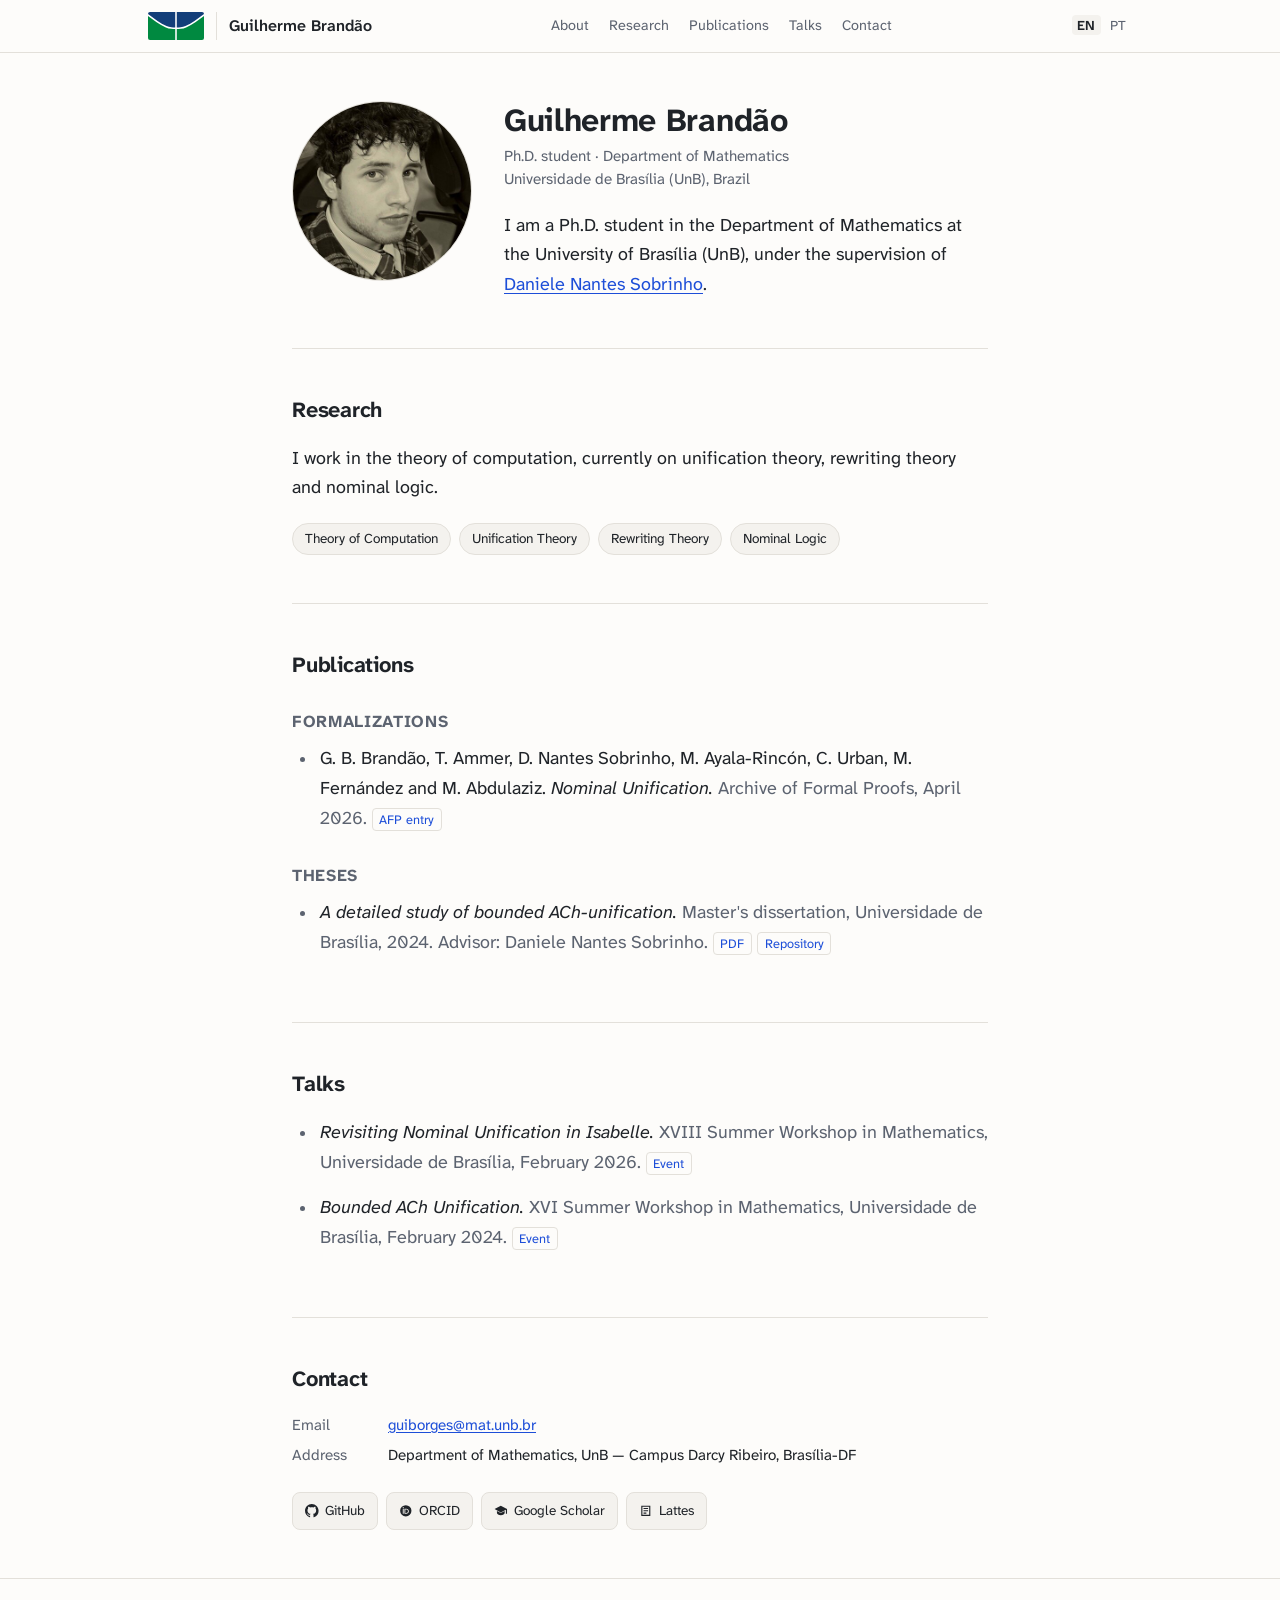
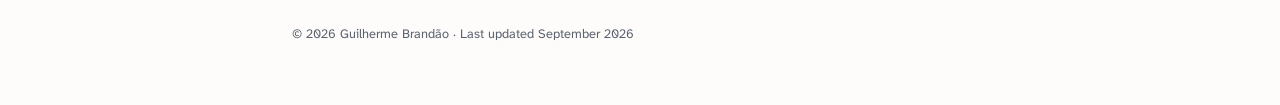
<file: index.html>
<!DOCTYPE html>
<html lang="en">
<head>
  <meta charset="utf-8">
  <meta name="viewport" content="width=device-width, initial-scale=1">
  <title>Guilherme Brandão — Mathematics, UnB</title>
  <meta name="description" content="Guilherme Brandão — Ph.D. student, Department of Mathematics, Universidade de Brasília. Research, publications and contact.">
  <meta name="author" content="Guilherme Brandão">

  <link rel="canonical" href="https://guibrandao.github.io/">
  <link rel="alternate" hreflang="en" href="https://guibrandao.github.io/">
  <link rel="alternate" hreflang="pt-BR" href="https://guibrandao.github.io/pt/">
  <link rel="alternate" hreflang="x-default" href="https://guibrandao.github.io/">

  <meta property="og:type" content="profile">
  <meta property="og:title" content="Guilherme Brandão — Mathematics, UnB">
  <meta property="og:description" content="Research, publications and contact.">
  <meta property="og:url" content="https://guibrandao.github.io/">
  <meta property="og:locale" content="en_US">
  <meta property="og:locale:alternate" content="pt_BR">

  <link rel="icon" href="favicon.svg" type="image/svg+xml">

  <link rel="preconnect" href="https://fonts.googleapis.com">
  <link rel="preconnect" href="https://fonts.gstatic.com" crossorigin>
  <link href="https://fonts.googleapis.com/css2?family=Atkinson+Hyperlegible+Next:ital,wght@0,400;0,600;0,700;1,400&display=swap" rel="stylesheet">
  <link rel="stylesheet" href="assets/css/style.css">
</head>
<body>
  <a class="skip-link" href="#main">Skip to content</a>

  <header class="site-header">
    <div class="container">
      <div class="brand">
        <a class="unb-logo" href="https://www.unb.br/" title="Universidade de Brasília">
          <img src="assets/img/unb-logo.svg" alt="Universidade de Brasília" width="56" height="28">
        </a>
        <a class="site-name" href="#about">Guilherme Brandão</a>
      </div>
      <nav class="site-nav" aria-label="Main">
        <ul>
          <li><a href="#about">About</a></li>
          <li><a href="#research">Research</a></li>
          <li><a href="#publications">Publications</a></li>
          <li><a href="#talks">Talks</a></li>
          <li><a href="#contact">Contact</a></li>
        </ul>
      </nav>
      <div class="lang-switch" aria-label="Language">
        <span aria-current="true" lang="en">EN</span>
        <a href="pt/" hreflang="pt-BR" lang="pt-BR">PT</a>
      </div>
    </div>
  </header>

  <main id="main" class="container">

    <!-- ===================== ABOUT ===================== -->
    <section id="about" class="about" aria-labelledby="about-heading">
      <img src="assets/img/photo.jpg" alt="Photo of Guilherme Brandão" width="180" height="180">
      <div class="bio">
        <h1 id="about-heading">Guilherme Brandão</h1>
        <p class="position">
          Ph.D. student · Department of Mathematics<br>
          Universidade de Brasília (UnB), Brazil
        </p>
        <p>
          I am a Ph.D. student in the Department of Mathematics at the University of Brasília (UnB),
          under the supervision of <a href="https://mat.unb.br/~dnantes/">Daniele Nantes Sobrinho</a>.
        </p>
      </div>
    </section>

    <!-- ===================== RESEARCH ===================== -->
    <section id="research" aria-labelledby="research-heading">
      <h2 id="research-heading">Research</h2>
      <p>
        I work in the theory of computation, currently on unification theory, rewriting theory
        and nominal logic.
      </p>
      <ul class="interests" aria-label="Research interests">
        <li>Theory of Computation</li>
        <li>Unification Theory</li>
        <li>Rewriting Theory</li>
        <li>Nominal Logic</li>
      </ul>
    </section>

    <!-- ===================== PUBLICATIONS ===================== -->
    <!-- Keep this block identical in pt/index.html (only headings are translated). -->
    <section id="publications" aria-labelledby="publications-heading">
      <h2 id="publications-heading">Publications</h2>

      <h3>Formalizations</h3>
      <ul class="pubs">
        <li>
          G. B. Brandão, T. Ammer, D. Nantes Sobrinho, M. Ayala-Rincón, C. Urban, M. Fernández and M. Abdulaziz.
          <span class="pub-title">Nominal Unification.</span>
          <span class="pub-venue">Archive of Formal Proofs, April 2026.</span>
          <span class="pub-links"><a href="https://isa-afp.org/entries/Nominal_Unification.html">AFP entry</a></span>
        </li>
      </ul>

      <!-- To add papers later, copy this pattern above the formalizations:
      <h3>Papers</h3>
      <ol class="pubs" reversed>
        <li>
          Authors.
          <span class="pub-title">Title.</span>
          <span class="pub-venue">Venue, Year.</span>
          <span class="pub-links"><a href="https://doi.org/...">DOI</a><a href="https://arxiv.org/abs/...">arXiv</a></span>
        </li>
      </ol>
      -->

      <h3>Theses</h3>
      <ul class="pubs">
        <li>
          <span class="pub-title">A detailed study of bounded ACh-unification.</span>
          <span class="pub-venue">Master's dissertation, Universidade de Brasília, 2024. Advisor: Daniele Nantes Sobrinho.</span>
          <span class="pub-links"><a href="https://repositorio.unb.br/bitstream/10482/49595/1/GuilhermeBorgesBrandao_DISSERT.pdf">PDF</a><a href="https://repositorio.unb.br/handle/10482/49595">Repository</a></span>
        </li>
      </ul>
    </section>

    <!-- ===================== TALKS ===================== -->
    <!-- Keep the entries identical on both pages; newest first. -->
    <section id="talks" aria-labelledby="talks-heading">
      <h2 id="talks-heading">Talks</h2>
      <ul class="pubs">
        <li>
          <span class="pub-title">Revisiting Nominal Unification in Isabelle.</span>
          <span class="pub-venue">XVIII Summer Workshop in Mathematics, Universidade de Brasília, February 2026.</span>
          <span class="pub-links"><a href="https://sites.google.com/view/xviii-workshop-mat-unb/home">Event</a></span>
        </li>
        <li>
          <span class="pub-title">Bounded ACh Unification.</span>
          <span class="pub-venue">XVI Summer Workshop in Mathematics, Universidade de Brasília, February 2024.</span>
          <span class="pub-links"><a href="https://mat.unb.br/verao2024/verao.html">Event</a></span>
        </li>
      </ul>
    </section>

    <!-- ===================== CONTACT ===================== -->
    <section id="contact" aria-labelledby="contact-heading">
      <h2 id="contact-heading">Contact</h2>

      <ul class="contact-list">
        <li>
          <span class="label">Email</span><a class="email" data-user="guiborges" data-domain="mat.unb.br" href="#contact">guiborges [at] mat.unb.br</a>
        </li>
        <li><span class="label">Address</span>Department of Mathematics, UnB — Campus Darcy Ribeiro, Brasília-DF</li>
      </ul>

      <ul class="profiles" aria-label="Online profiles">
        <li><a href="https://github.com/guibrandao">
          <svg viewBox="0 0 16 16" aria-hidden="true"><path d="M8 0C3.58 0 0 3.58 0 8c0 3.54 2.29 6.53 5.47 7.59.4.07.55-.17.55-.38 0-.19-.01-.82-.01-1.49-2.01.37-2.53-.49-2.69-.94-.09-.23-.48-.94-.82-1.13-.28-.15-.68-.52-.01-.53.63-.01 1.08.58 1.23.82.72 1.21 1.87.87 2.33.66.07-.52.28-.87.51-1.07-1.78-.2-3.64-.89-3.64-3.95 0-.87.31-1.59.82-2.15-.08-.2-.36-1.02.08-2.12 0 0 .67-.21 2.2.82.64-.18 1.32-.27 2-.27.68 0 1.36.09 2 .27 1.53-1.04 2.2-.82 2.2-.82.44 1.1.16 1.92.08 2.12.51.56.82 1.27.82 2.15 0 3.07-1.87 3.75-3.65 3.95.29.25.54.73.54 1.48 0 1.07-.01 1.93-.01 2.2 0 .21.15.46.55.38A8.013 8.013 0 0016 8c0-4.42-3.58-8-8-8z"/></svg>
          GitHub</a></li>
        <li><a href="https://orcid.org/0009-0003-3784-0708">
          <svg viewBox="0 0 24 24" aria-hidden="true"><path d="M12 2a10 10 0 100 20 10 10 0 000-20zM8.3 17.3H6.7V8.4h1.6v8.9zM7.5 7.3a1 1 0 110-2 1 1 0 010 2zm9.9 5.5c0 2.6-1.9 4.5-4.6 4.5h-3.2V8.4h3.2c2.7 0 4.6 1.9 4.6 4.4zm-1.6 0c0-1.8-1.2-3-3.1-3h-1.5v6h1.5c1.9 0 3.1-1.2 3.1-3z"/></svg>
          ORCID</a></li>
        <li><a href="https://scholar.google.com/citations?user=KdAXtk4AAAAJ">
          <svg viewBox="0 0 24 24" aria-hidden="true"><path d="M12 3L1 9l11 6 9-4.9V17h2V9L12 3zm-6.8 9.3V16c0 1.9 3 4 6.8 4s6.8-2.1 6.8-4v-3.7L12 16l-6.8-3.7z"/></svg>
          Google Scholar</a></li>
        <li><a href="https://lattes.cnpq.br/2751389302767059">
          <svg viewBox="0 0 24 24" aria-hidden="true"><path d="M4 3h16v18H4V3zm2 2v14h12V5H6zm2 2h8v2H8V7zm0 4h8v2H8v-2zm0 4h5v2H8v-2z"/></svg>
          Lattes</a></li>
      </ul>
    </section>

  </main>

  <footer class="site-footer">
    <div class="container">
      <!-- TODO: update this date when you edit the page -->
      <p>© 2026 Guilherme Brandão · Last updated September 2026</p>
    </div>
  </footer>

  <script>
    // Build the mailto link at runtime so the address isn't in the HTML as plain text.
    document.querySelectorAll("a.email").forEach(function (a) {
      var addr = a.dataset.user + "@" + a.dataset.domain;
      a.href = "mailto:" + addr;
      a.textContent = addr;
    });
  </script>
</body>
</html>
</file>
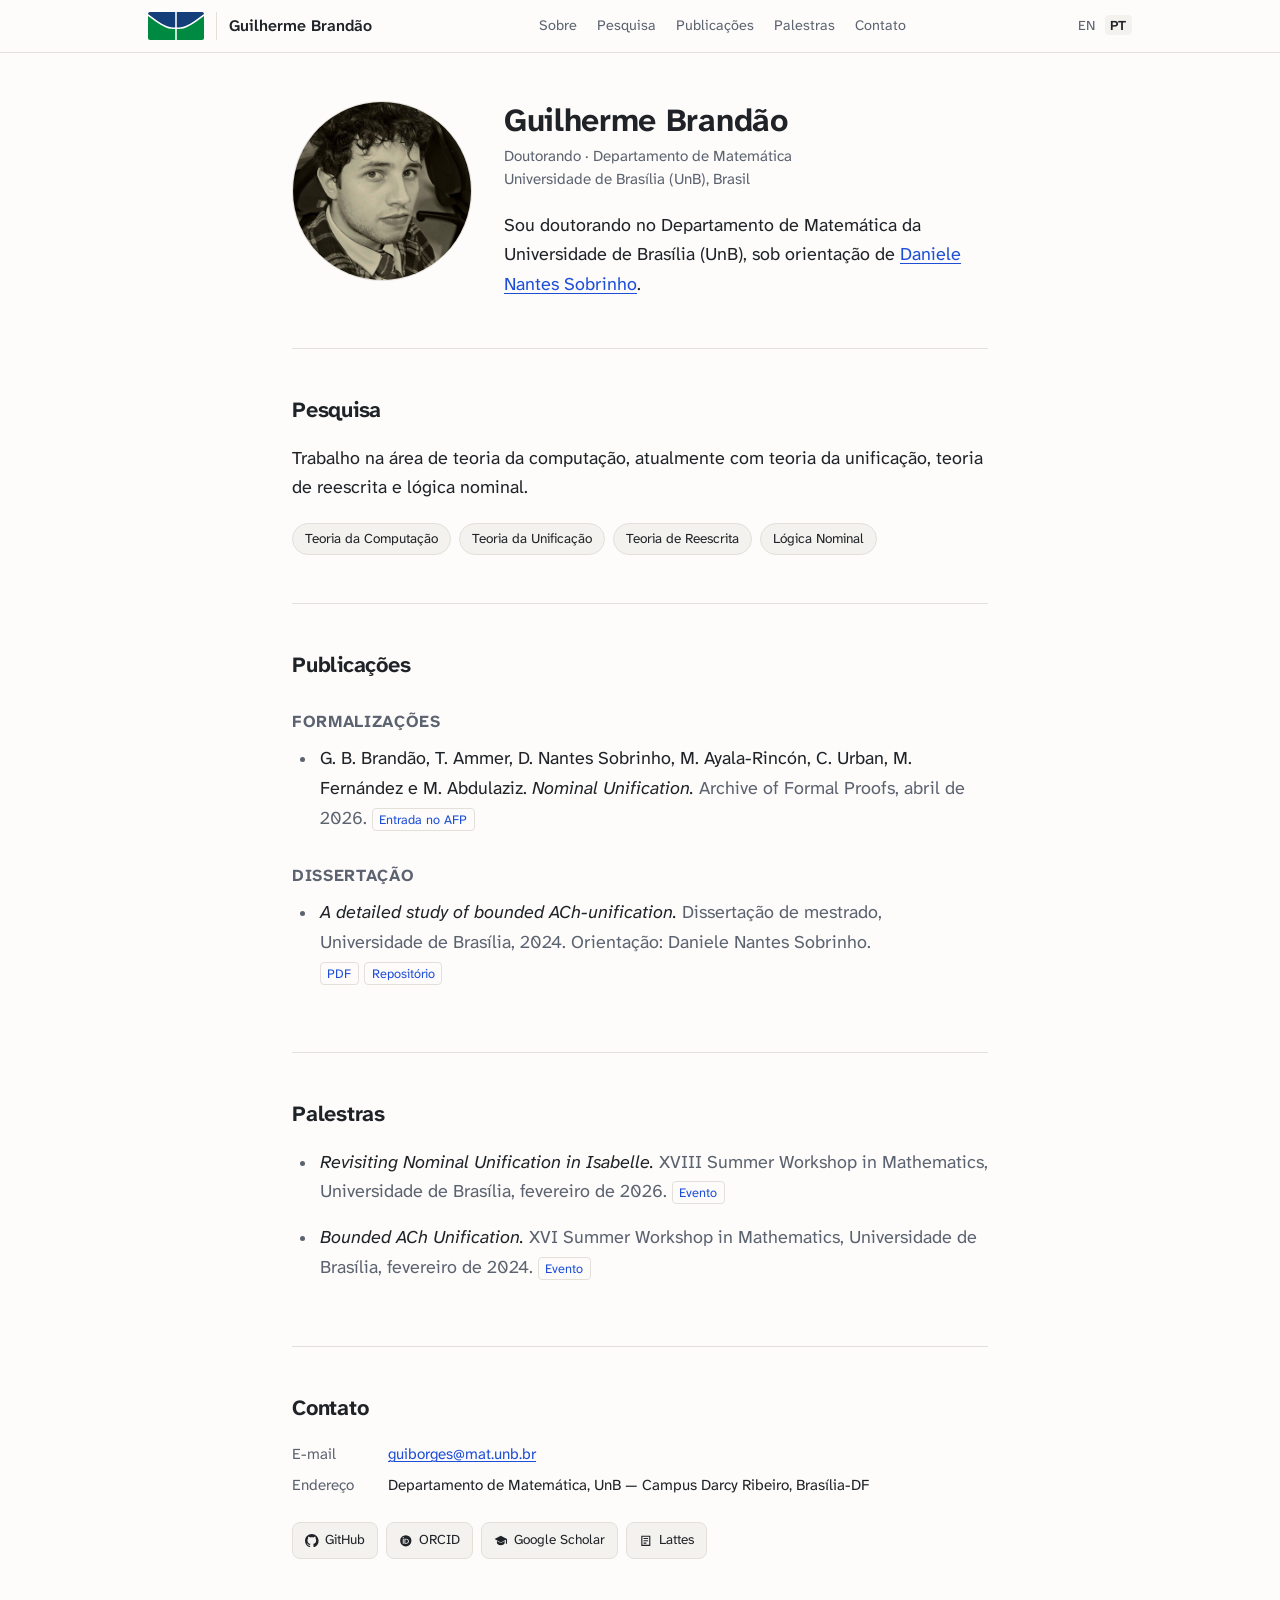
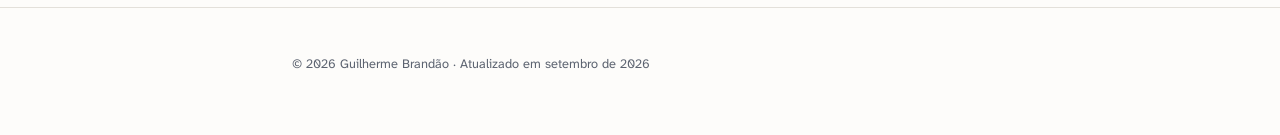
<file: pt/index.html>
<!DOCTYPE html>
<html lang="pt-BR">
<head>
  <meta charset="utf-8">
  <meta name="viewport" content="width=device-width, initial-scale=1">
  <title>Guilherme Brandão — Matemática, UnB</title>
  <meta name="description" content="Guilherme Brandão — Doutorando, Departamento de Matemática, Universidade de Brasília. Pesquisa, publicações e contato.">
  <meta name="author" content="Guilherme Brandão">

  <link rel="canonical" href="https://guibrandao.github.io/pt/">
  <link rel="alternate" hreflang="en" href="https://guibrandao.github.io/">
  <link rel="alternate" hreflang="pt-BR" href="https://guibrandao.github.io/pt/">
  <link rel="alternate" hreflang="x-default" href="https://guibrandao.github.io/">

  <meta property="og:type" content="profile">
  <meta property="og:title" content="Guilherme Brandão — Matemática, UnB">
  <meta property="og:description" content="Pesquisa, publicações e contato.">
  <meta property="og:url" content="https://guibrandao.github.io/pt/">
  <meta property="og:locale" content="pt_BR">
  <meta property="og:locale:alternate" content="en_US">

  <link rel="icon" href="../favicon.svg" type="image/svg+xml">

  <link rel="preconnect" href="https://fonts.googleapis.com">
  <link rel="preconnect" href="https://fonts.gstatic.com" crossorigin>
  <link href="https://fonts.googleapis.com/css2?family=Atkinson+Hyperlegible+Next:ital,wght@0,400;0,600;0,700;1,400&display=swap" rel="stylesheet">
  <link rel="stylesheet" href="../assets/css/style.css">
</head>
<body>
  <a class="skip-link" href="#main">Pular para o conteúdo</a>

  <header class="site-header">
    <div class="container">
      <div class="brand">
        <a class="unb-logo" href="https://www.unb.br/" title="Universidade de Brasília">
          <img src="../assets/img/unb-logo.svg" alt="Universidade de Brasília" width="56" height="28">
        </a>
        <a class="site-name" href="#about">Guilherme Brandão</a>
      </div>
      <nav class="site-nav" aria-label="Principal">
        <ul>
          <li><a href="#about">Sobre</a></li>
          <li><a href="#research">Pesquisa</a></li>
          <li><a href="#publications">Publicações</a></li>
          <li><a href="#talks">Palestras</a></li>
          <li><a href="#contact">Contato</a></li>
        </ul>
      </nav>
      <div class="lang-switch" aria-label="Idioma">
        <a href="../" hreflang="en" lang="en">EN</a>
        <span aria-current="true" lang="pt-BR">PT</span>
      </div>
    </div>
  </header>

  <main id="main" class="container">

    <!-- ===================== ABOUT ===================== -->
    <section id="about" class="about" aria-labelledby="about-heading">
      <img src="../assets/img/photo.jpg" alt="Foto de Guilherme Brandão" width="180" height="180">
      <div class="bio">
        <h1 id="about-heading">Guilherme Brandão</h1>
        <p class="position">
          Doutorando · Departamento de Matemática<br>
          Universidade de Brasília (UnB), Brasil
        </p>
        <p>
          Sou doutorando no Departamento de Matemática da Universidade de Brasília (UnB),
          sob orientação de <a href="https://mat.unb.br/~dnantes/">Daniele Nantes Sobrinho</a>.
        </p>
      </div>
    </section>

    <!-- ===================== RESEARCH ===================== -->
    <section id="research" aria-labelledby="research-heading">
      <h2 id="research-heading">Pesquisa</h2>
      <p>
        Trabalho na área de teoria da computação, atualmente com teoria da unificação, teoria de
        reescrita e lógica nominal.
      </p>
      <ul class="interests" aria-label="Interesses de pesquisa">
        <li>Teoria da Computação</li>
        <li>Teoria da Unificação</li>
        <li>Teoria de Reescrita</li>
        <li>Lógica Nominal</li>
      </ul>
    </section>

    <!-- ===================== PUBLICATIONS ===================== -->
    <!-- Keep this block identical in ../index.html (only headings are translated). -->
    <section id="publications" aria-labelledby="publications-heading">
      <h2 id="publications-heading">Publicações</h2>

      <h3>Formalizações</h3>
      <ul class="pubs">
        <li>
          G. B. Brandão, T. Ammer, D. Nantes Sobrinho, M. Ayala-Rincón, C. Urban, M. Fernández e M. Abdulaziz.
          <span class="pub-title">Nominal Unification.</span>
          <span class="pub-venue">Archive of Formal Proofs, abril de 2026.</span>
          <span class="pub-links"><a href="https://isa-afp.org/entries/Nominal_Unification.html">Entrada no AFP</a></span>
        </li>
      </ul>

      <!-- To add papers later, copy this pattern above the formalizations:
      <h3>Papers</h3>
      <ol class="pubs" reversed>
        <li>
          Authors.
          <span class="pub-title">Title.</span>
          <span class="pub-venue">Venue, Year.</span>
          <span class="pub-links"><a href="https://doi.org/...">DOI</a><a href="https://arxiv.org/abs/...">arXiv</a></span>
        </li>
      </ol>
      -->

      <h3>Dissertação</h3>
      <ul class="pubs">
        <li>
          <span class="pub-title">A detailed study of bounded ACh-unification.</span>
          <span class="pub-venue">Dissertação de mestrado, Universidade de Brasília, 2024. Orientação: Daniele Nantes Sobrinho.</span>
          <span class="pub-links"><a href="https://repositorio.unb.br/bitstream/10482/49595/1/GuilhermeBorgesBrandao_DISSERT.pdf">PDF</a><a href="https://repositorio.unb.br/handle/10482/49595">Repositório</a></span>
        </li>
      </ul>
    </section>

    <!-- ===================== TALKS ===================== -->
    <!-- Keep the entries identical on both pages; newest first. -->
    <section id="talks" aria-labelledby="talks-heading">
      <h2 id="talks-heading">Palestras</h2>
      <ul class="pubs">
        <li>
          <span class="pub-title">Revisiting Nominal Unification in Isabelle.</span>
          <span class="pub-venue">XVIII Summer Workshop in Mathematics, Universidade de Brasília, fevereiro de 2026.</span>
          <span class="pub-links"><a href="https://sites.google.com/view/xviii-workshop-mat-unb/home">Evento</a></span>
        </li>
        <li>
          <span class="pub-title">Bounded ACh Unification.</span>
          <span class="pub-venue">XVI Summer Workshop in Mathematics, Universidade de Brasília, fevereiro de 2024.</span>
          <span class="pub-links"><a href="https://mat.unb.br/verao2024/verao.html">Evento</a></span>
        </li>
      </ul>
    </section>

    <!-- ===================== CONTACT ===================== -->
    <section id="contact" aria-labelledby="contact-heading">
      <h2 id="contact-heading">Contato</h2>

      <ul class="contact-list">
        <li>
          <span class="label">E-mail</span><a class="email" data-user="guiborges" data-domain="mat.unb.br" href="#contact">guiborges [arroba] mat.unb.br</a>
        </li>
        <li><span class="label">Endereço</span>Departamento de Matemática, UnB — Campus Darcy Ribeiro, Brasília-DF</li>
      </ul>

      <ul class="profiles" aria-label="Perfis online">
        <li><a href="https://github.com/guibrandao">
          <svg viewBox="0 0 16 16" aria-hidden="true"><path d="M8 0C3.58 0 0 3.58 0 8c0 3.54 2.29 6.53 5.47 7.59.4.07.55-.17.55-.38 0-.19-.01-.82-.01-1.49-2.01.37-2.53-.49-2.69-.94-.09-.23-.48-.94-.82-1.13-.28-.15-.68-.52-.01-.53.63-.01 1.08.58 1.23.82.72 1.21 1.87.87 2.33.66.07-.52.28-.87.51-1.07-1.78-.2-3.64-.89-3.64-3.95 0-.87.31-1.59.82-2.15-.08-.2-.36-1.02.08-2.12 0 0 .67-.21 2.2.82.64-.18 1.32-.27 2-.27.68 0 1.36.09 2 .27 1.53-1.04 2.2-.82 2.2-.82.44 1.1.16 1.92.08 2.12.51.56.82 1.27.82 2.15 0 3.07-1.87 3.75-3.65 3.95.29.25.54.73.54 1.48 0 1.07-.01 1.93-.01 2.2 0 .21.15.46.55.38A8.013 8.013 0 0016 8c0-4.42-3.58-8-8-8z"/></svg>
          GitHub</a></li>
        <li><a href="https://orcid.org/0009-0003-3784-0708">
          <svg viewBox="0 0 24 24" aria-hidden="true"><path d="M12 2a10 10 0 100 20 10 10 0 000-20zM8.3 17.3H6.7V8.4h1.6v8.9zM7.5 7.3a1 1 0 110-2 1 1 0 010 2zm9.9 5.5c0 2.6-1.9 4.5-4.6 4.5h-3.2V8.4h3.2c2.7 0 4.6 1.9 4.6 4.4zm-1.6 0c0-1.8-1.2-3-3.1-3h-1.5v6h1.5c1.9 0 3.1-1.2 3.1-3z"/></svg>
          ORCID</a></li>
        <li><a href="https://scholar.google.com/citations?user=KdAXtk4AAAAJ">
          <svg viewBox="0 0 24 24" aria-hidden="true"><path d="M12 3L1 9l11 6 9-4.9V17h2V9L12 3zm-6.8 9.3V16c0 1.9 3 4 6.8 4s6.8-2.1 6.8-4v-3.7L12 16l-6.8-3.7z"/></svg>
          Google Scholar</a></li>
        <li><a href="https://lattes.cnpq.br/2751389302767059">
          <svg viewBox="0 0 24 24" aria-hidden="true"><path d="M4 3h16v18H4V3zm2 2v14h12V5H6zm2 2h8v2H8V7zm0 4h8v2H8v-2zm0 4h5v2H8v-2z"/></svg>
          Lattes</a></li>
      </ul>
    </section>

  </main>

  <footer class="site-footer">
    <div class="container">
      <!-- TODO: update this date when you edit the page -->
      <p>© 2026 Guilherme Brandão · Atualizado em setembro de 2026</p>
    </div>
  </footer>

  <script>
    // Build the mailto link at runtime so the address isn't in the HTML as plain text.
    document.querySelectorAll("a.email").forEach(function (a) {
      var addr = a.dataset.user + "@" + a.dataset.domain;
      a.href = "mailto:" + addr;
      a.textContent = addr;
    });
  </script>
</body>
</html>
</file>
<file: assets/css/style.css>
/* ==========================================================================
   Academic homepage — shared stylesheet (EN + PT)
   ========================================================================== */

:root {
  --bg: #fdfcfa;
  --surface: #f4f2ee;
  --text: #1f2328;
  --muted: #5c6370;
  --accent: #1d4ed8;
  --accent-hover: #1e3a8a;
  --border: #e3e0da;

  /* Atkinson Hyperlegible Next (Braille Institute), designed for low-vision readers */
  --font-body: "Atkinson Hyperlegible Next", "Atkinson Hyperlegible", system-ui, -apple-system, "Segoe UI", Roboto, sans-serif;
  --font-ui: var(--font-body);

  --measure: 46rem;
  --radius: 8px;
}

@media (prefers-color-scheme: dark) {
  :root {
    --bg: #15171a;
    --surface: #1e2125;
    --text: #e6e6e6;
    --muted: #a0a7b1;
    --accent: #7aa2ff;
    --accent-hover: #a9c2ff;
    --border: #2c3036;
  }
}

*,
*::before,
*::after {
  box-sizing: border-box;
}

html {
  scroll-behavior: smooth;
  scroll-padding-top: 5rem;
}

@media (prefers-reduced-motion: reduce) {
  html { scroll-behavior: auto; }
}

body {
  margin: 0;
  background: var(--bg);
  color: var(--text);
  font-family: var(--font-body);
  font-size: 1.125rem;
  line-height: 1.65;
  -webkit-font-smoothing: antialiased;
}

a {
  color: var(--accent);
  text-decoration-thickness: 1px;
  text-underline-offset: 0.15em;
}

a:hover { color: var(--accent-hover); }

:focus-visible {
  outline: 2px solid var(--accent);
  outline-offset: 2px;
  border-radius: 2px;
}

.skip-link {
  position: absolute;
  left: -9999px;
  top: 0;
  padding: 0.5rem 1rem;
  background: var(--accent);
  color: var(--bg);
  font-family: var(--font-ui);
  z-index: 100;
}

.skip-link:focus { left: 1rem; top: 1rem; }

.container {
  max-width: var(--measure);
  margin: 0 auto;
  padding: 0 1.25rem;
}

/* ---------- Header / nav ---------- */

.site-header {
  position: sticky;
  top: 0;
  z-index: 10;
  background: color-mix(in srgb, var(--bg) 90%, transparent);
  backdrop-filter: blur(8px);
  border-bottom: 1px solid var(--border);
  font-family: var(--font-ui);
}

.site-header .container {
  max-width: 64rem;
  display: flex;
  flex-wrap: wrap;
  align-items: center;
  justify-content: space-between;
  gap: 0.5rem 1.5rem;
  padding-top: 0.75rem;
  padding-bottom: 0.75rem;
}

.brand {
  display: flex;
  align-items: center;
  gap: 0.75rem;
}

.unb-logo {
  display: flex;
  padding-right: 0.75rem;
  border-right: 1px solid var(--border);
}

.unb-logo img {
  display: block;
  width: 56px;
  height: 28px;
  border-radius: 2px;
}

.site-name {
  font-weight: 600;
  font-size: 1rem;
  color: var(--text);
  text-decoration: none;
}

.site-nav ul {
  display: flex;
  flex-wrap: wrap;
  gap: 0.25rem 1.25rem;
  margin: 0;
  padding: 0;
  list-style: none;
  font-size: 0.9rem;
}

.site-nav a {
  color: var(--muted);
  text-decoration: none;
}

.site-nav a:hover { color: var(--text); }

.lang-switch {
  font-size: 0.85rem;
  color: var(--muted);
}

.lang-switch a,
.lang-switch span {
  padding: 0.1rem 0.35rem;
  border-radius: 4px;
  text-decoration: none;
}

.lang-switch a { color: var(--muted); }
.lang-switch a:hover { color: var(--text); }

.lang-switch [aria-current] {
  color: var(--text);
  font-weight: 600;
  background: var(--surface);
}

/* ---------- Sections ---------- */

main section {
  padding: 3rem 0;
  border-bottom: 1px solid var(--border);
}

main section:last-child { border-bottom: 0; }

h1, h2, h3 {
  font-family: var(--font-ui);
  line-height: 1.25;
  letter-spacing: -0.01em;
}

h1 {
  font-size: 2rem;
  margin: 0 0 0.25rem;
}

h2 {
  font-size: 1.35rem;
  margin: 0 0 1.25rem;
}

h3 {
  font-size: 1.05rem;
  margin: 2rem 0 0.75rem;
  color: var(--muted);
  text-transform: uppercase;
  letter-spacing: 0.04em;
}

/* ---------- About ---------- */

.about {
  display: grid;
  grid-template-columns: 180px 1fr;
  gap: 2rem;
  align-items: start;
}

.about img {
  width: 180px;
  height: 180px;
  object-fit: cover;
  border-radius: 50%;
  background: var(--surface);
  border: 1px solid var(--border);
}

.position {
  margin: 0 0 1.25rem;
  font-family: var(--font-ui);
  font-size: 0.95rem;
  color: var(--muted);
  line-height: 1.5;
}

.about p:last-child { margin-bottom: 0; }

/* ---------- Research ---------- */

.interests {
  display: flex;
  flex-wrap: wrap;
  gap: 0.5rem;
  margin: 1.25rem 0 0;
  padding: 0;
  list-style: none;
  font-family: var(--font-ui);
  font-size: 0.85rem;
}

.interests li {
  padding: 0.25rem 0.75rem;
  border: 1px solid var(--border);
  border-radius: 999px;
  background: var(--surface);
}

/* ---------- Publications ---------- */

.pubs {
  margin: 0;
  padding-left: 1.5rem;
}

.pubs li {
  margin-bottom: 1rem;
  padding-left: 0.25rem;
}

.pubs li::marker {
  color: var(--muted);
  font-family: var(--font-ui);
  font-size: 0.9rem;
}

.pub-title { font-style: italic; }

.pub-venue { color: var(--muted); }

.pub-links {
  font-family: var(--font-ui);
  font-size: 0.8rem;
  white-space: nowrap;
}

.pub-links a {
  display: inline-block;
  margin-right: 0.35rem;
  padding: 0 0.4rem;
  border: 1px solid var(--border);
  border-radius: 4px;
  text-decoration: none;
}

/* ---------- Contact ---------- */

.contact-list {
  margin: 0 0 1.5rem;
  padding: 0;
  list-style: none;
  font-family: var(--font-ui);
  font-size: 0.95rem;
}

.contact-list li { margin-bottom: 0.35rem; }

.contact-list .label {
  display: inline-block;
  min-width: 6rem;
  color: var(--muted);
}

.profiles {
  display: flex;
  flex-wrap: wrap;
  gap: 0.5rem;
  margin: 0;
  padding: 0;
  list-style: none;
}

.profiles a {
  display: inline-flex;
  align-items: center;
  gap: 0.4rem;
  padding: 0.4rem 0.75rem;
  border: 1px solid var(--border);
  border-radius: var(--radius);
  background: var(--surface);
  color: var(--text);
  font-family: var(--font-ui);
  font-size: 0.85rem;
  text-decoration: none;
}

.profiles a:hover {
  border-color: var(--accent);
  color: var(--accent);
}

.profiles svg {
  width: 1em;
  height: 1em;
  flex: none;
  fill: currentColor;
}

/* ---------- Footer ---------- */

.site-footer {
  padding: 2rem 0 3rem;
  border-top: 1px solid var(--border);
  font-family: var(--font-ui);
  font-size: 0.8rem;
  color: var(--muted);
}

/* ---------- Small screens ---------- */

@media (max-width: 600px) {
  body { font-size: 1.05rem; }

  html { scroll-padding-top: 7rem; }

  .about {
    grid-template-columns: 1fr;
    gap: 1.25rem;
    text-align: center;
  }

  .about img {
    width: 140px;
    height: 140px;
    margin: 0 auto;
  }

  .about .bio { text-align: left; }

  h1 { font-size: 1.7rem; }

  main section { padding: 2.25rem 0; }
}

@media print {
  .site-header, .skip-link { display: none; }
  body { background: #fff; color: #000; }
  a { color: #000; }
}
</file>
